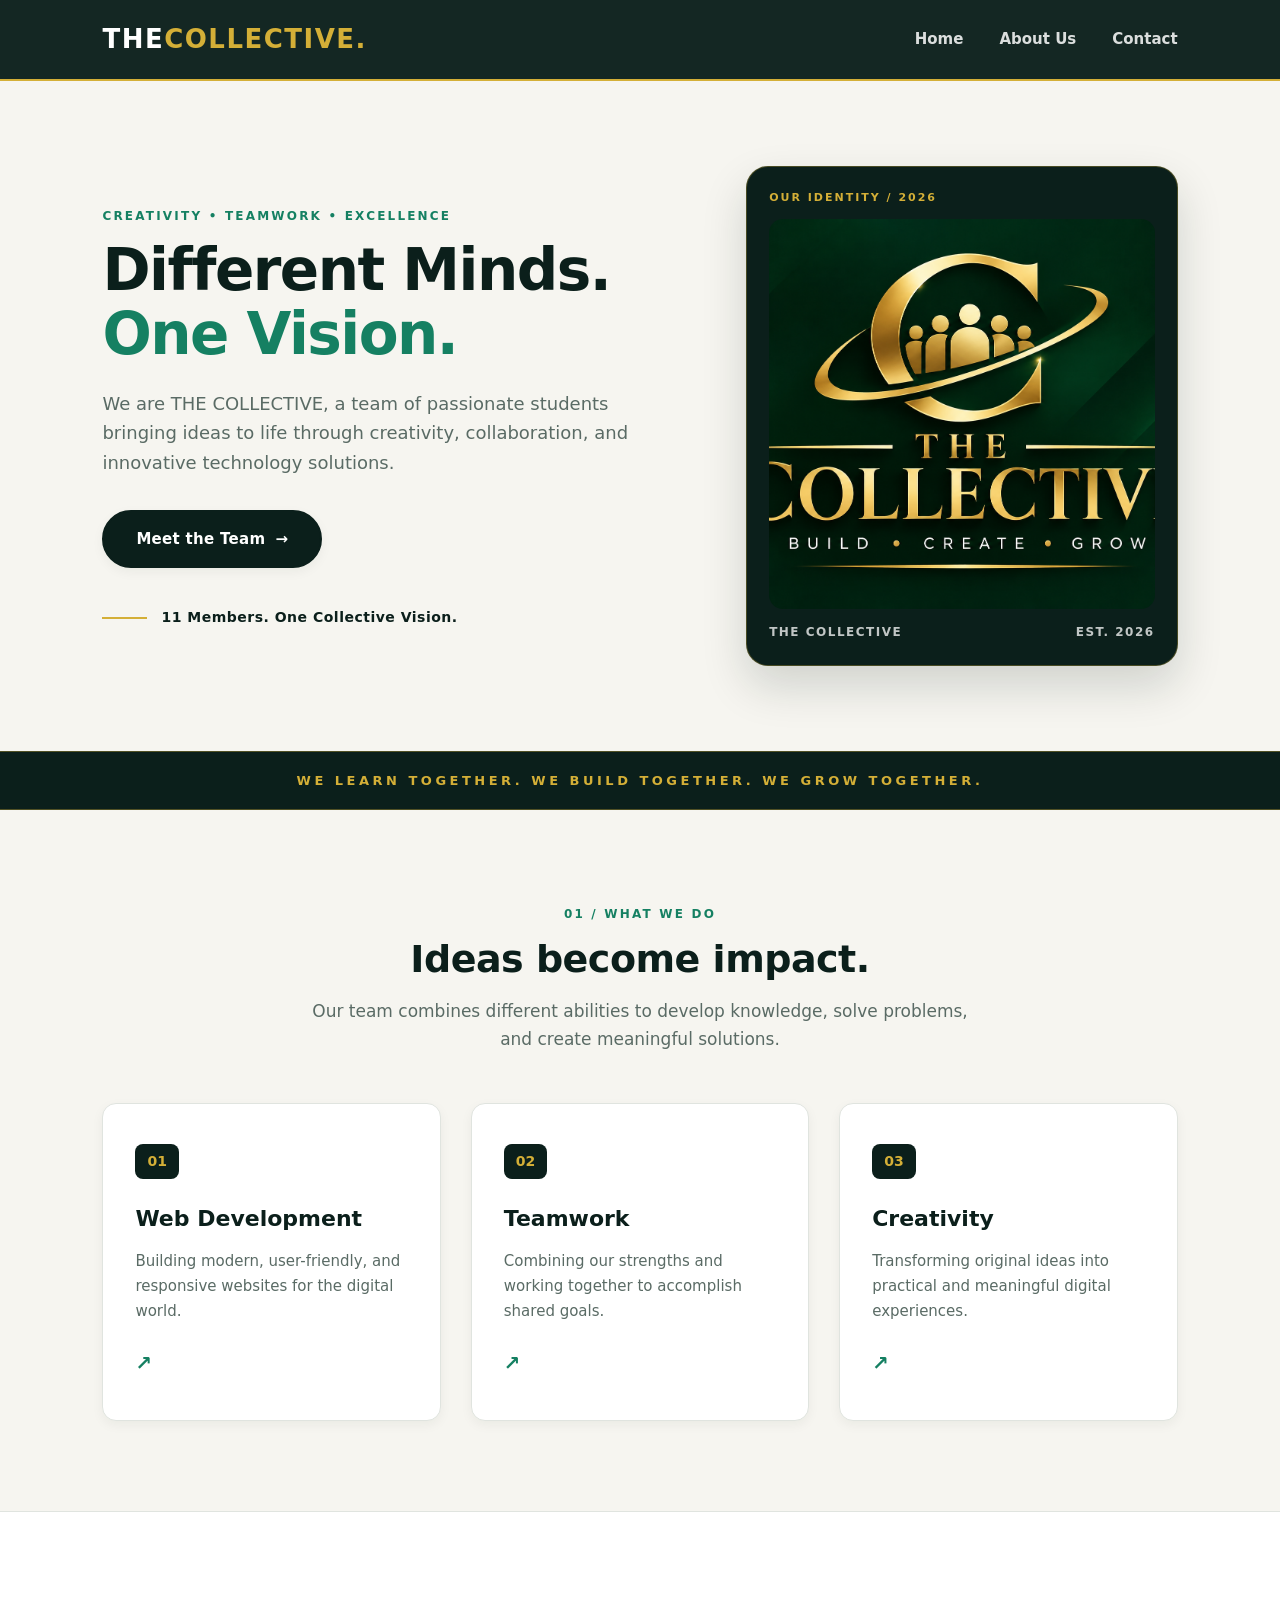
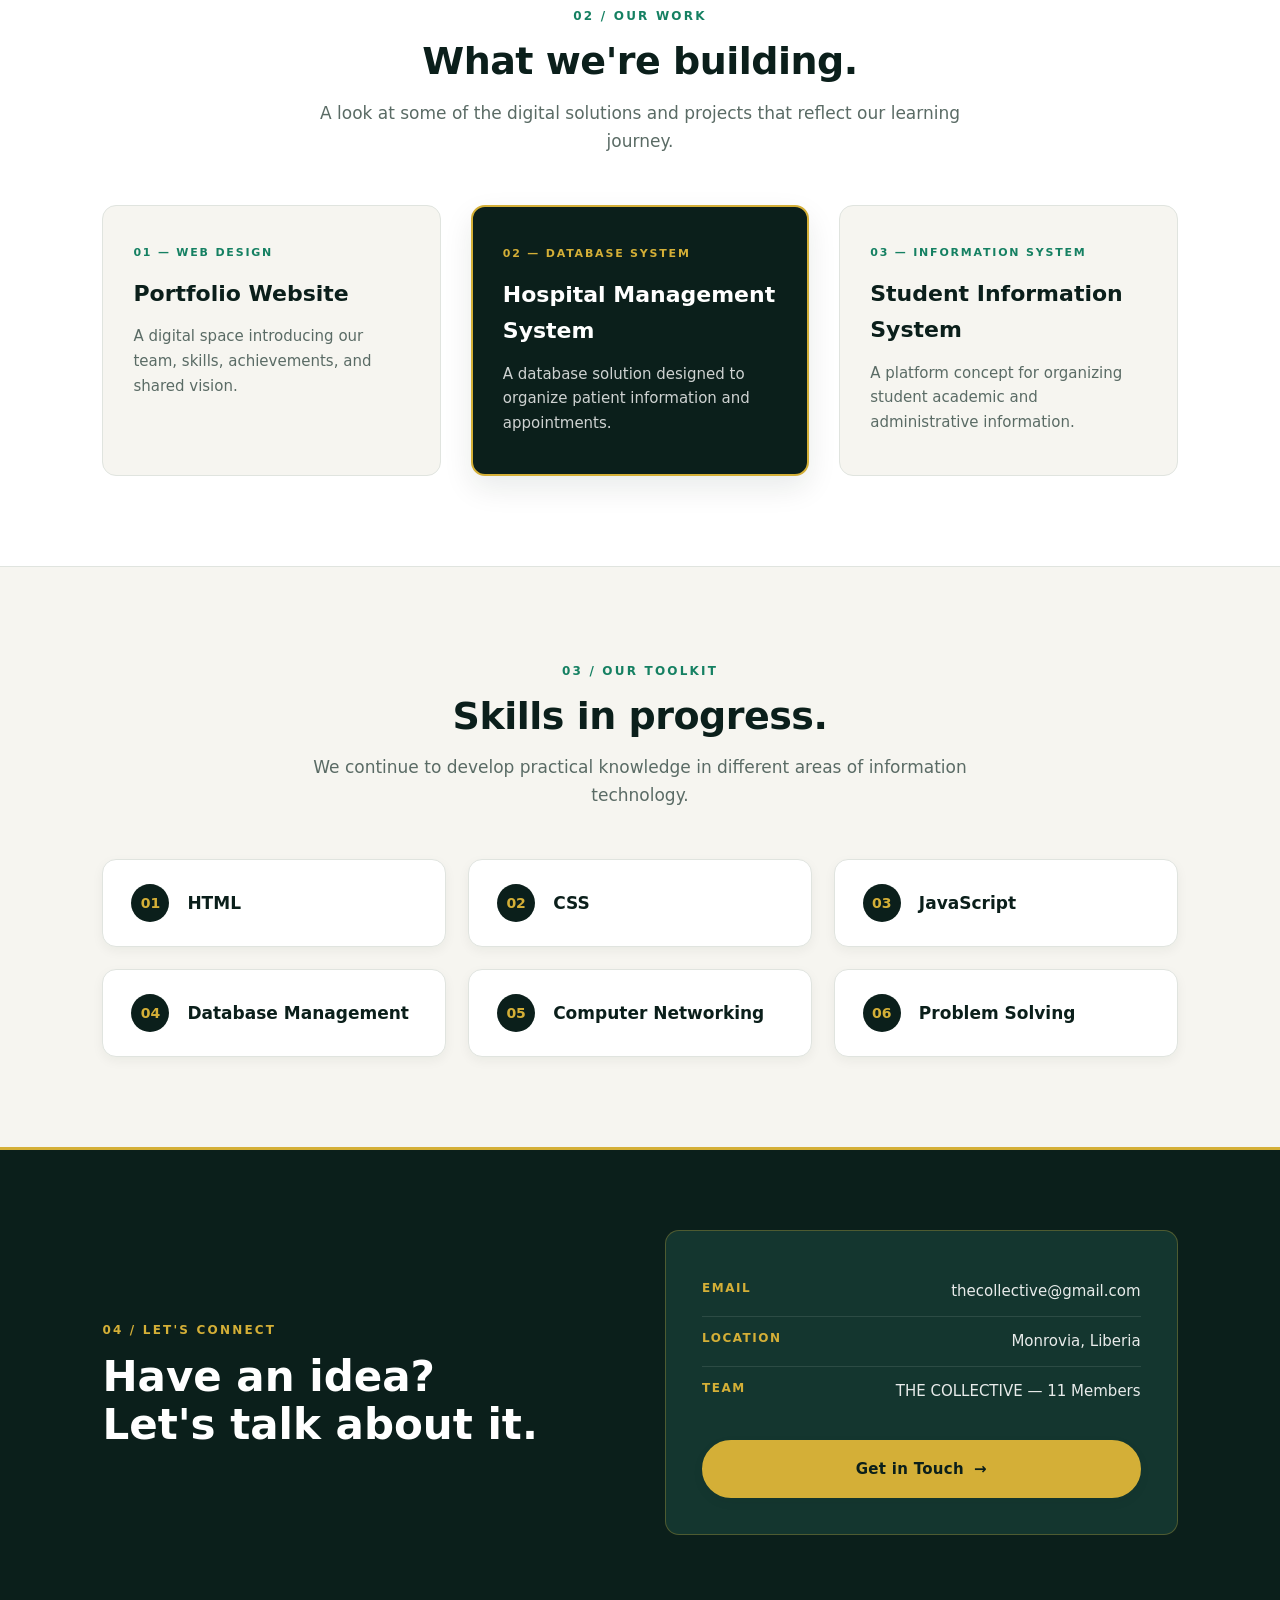
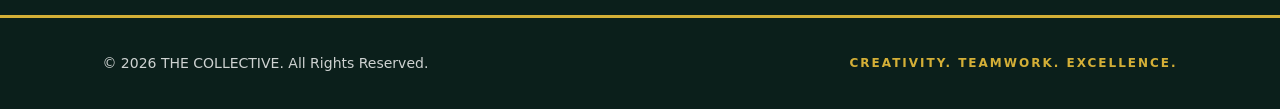
<file: index.html>
<!DOCTYPE html>
<html lang="en">
<head>
    <meta charset="UTF-8">
    <meta name="viewport" content="width=device-width, initial-scale=1.0">

    <title>THE COLLECTIVE | Group Portfolio</title>

    <link rel="stylesheet" href="css/style.css">
</head>

<body>

    <header>
        <nav class="navbar">
            <a href="index.html" class="logo">
                THE<span>COLLECTIVE.</span>
            </a>

            <ul class="nav-links">
                <li><a href="index.html">Home</a></li>
                <li><a href="about.html">About Us</a></li>
                <li><a href="contact.html">Contact</a></li>
            </ul>
        </nav>
    </header>

    <main>

        <section class="hero">
            <div class="hero-content">
                <span class="eyebrow">CREATIVITY • TEAMWORK • EXCELLENCE</span>

                <h1>
                    Different Minds.<br>
                    <span>One Vision.</span>
                </h1>

                <p>
                    We are THE COLLECTIVE, a team of passionate students
                    bringing ideas to life through creativity, collaboration,
                    and innovative technology solutions.
                </p>

                <a href="about.html" class="btn">
                    Meet the Team <span>→</span>
                </a>

                <div class="hero-note">
                    <span class="note-line"></span>
                    <p>11 Members. One Collective Vision.</p>
                </div>
            </div>

            <div class="hero-image">
                <div class="image-label">OUR IDENTITY / 2026</div>

                <img
                    src="Pictures/The Collective Gold Emblem.png"
                    alt="THE COLLECTIVE Gold Emblem"
                    id="groupPhoto"
                >

                <div class="image-caption">
                    <span>THE COLLECTIVE</span>
                    <span>EST. 2026</span>
                </div>
            </div>
        </section>

        <section class="intro-strip">
            <p>WE LEARN TOGETHER. WE BUILD TOGETHER. WE GROW TOGETHER.</p>
        </section>

        <section class="services">
            <div class="section-heading">
                <span class="eyebrow">01 / WHAT WE DO</span>
                <h2>Ideas become impact.</h2>
                <p>
                    Our team combines different abilities to develop
                    knowledge, solve problems, and create meaningful solutions.
                </p>
            </div>

            <div class="service-container">

                <div class="service-card">
                    <span class="card-number">01</span>
                    <h3>Web Development</h3>
                    <p>
                        Building modern, user-friendly, and responsive
                        websites for the digital world.
                    </p>
                    <span class="card-arrow">↗</span>
                </div>

                <div class="service-card">
                    <span class="card-number">02</span>
                    <h3>Teamwork</h3>
                    <p>
                        Combining our strengths and working together
                        to accomplish shared goals.
                    </p>
                    <span class="card-arrow">↗</span>
                </div>

                <div class="service-card">
                    <span class="card-number">03</span>
                    <h3>Creativity</h3>
                    <p>
                        Transforming original ideas into practical
                        and meaningful digital experiences.
                    </p>
                    <span class="card-arrow">↗</span>
                </div>

            </div>
        </section>

        <section class="projects">
            <div class="section-heading">
                <span class="eyebrow">02 / OUR WORK</span>
                <h2>What we're building.</h2>
                <p>
                    A look at some of the digital solutions and projects
                    that reflect our learning journey.
                </p>
            </div>

            <div class="project-container">

                <div class="project-card">
                    <span class="project-tag">01 — WEB DESIGN</span>
                    <h3>Portfolio Website</h3>
                    <p>
                        A digital space introducing our team, skills,
                        achievements, and shared vision.
                    </p>
                </div>

                <div class="project-card featured">
                    <span class="project-tag">02 — DATABASE SYSTEM</span>
                    <h3>Hospital Management System</h3>
                    <p>
                        A database solution designed to organize
                        patient information and appointments.
                    </p>
                </div>

                <div class="project-card">
                    <span class="project-tag">03 — INFORMATION SYSTEM</span>
                    <h3>Student Information System</h3>
                    <p>
                        A platform concept for organizing student
                        academic and administrative information.
                    </p>
                </div>

            </div>
        </section>

        <section class="skills">
            <div class="section-heading">
                <span class="eyebrow">03 / OUR TOOLKIT</span>
                <h2>Skills in progress.</h2>
                <p>
                    We continue to develop practical knowledge
                    in different areas of information technology.
                </p>
            </div>

            <div class="skills-container">
                <div class="skill"><span>01</span><h3>HTML</h3></div>
                <div class="skill"><span>02</span><h3>CSS</h3></div>
                <div class="skill"><span>03</span><h3>JavaScript</h3></div>
                <div class="skill"><span>04</span><h3>Database Management</h3></div>
                <div class="skill"><span>05</span><h3>Computer Networking</h3></div>
                <div class="skill"><span>06</span><h3>Problem Solving</h3></div>
            </div>
        </section>

        <section class="home-contact">
            <div>
                <span class="eyebrow">04 / LET'S CONNECT</span>
                <h2>Have an idea?<br>Let's talk about it.</h2>
            </div>

            <div class="contact-details">
                <p><strong>Email</strong> thecollective@gmail.com</p>
                <p><strong>Location</strong> Monrovia, Liberia</p>
                <p><strong>Team</strong> THE COLLECTIVE — 11 Members</p>

                <a href="contact.html" class="btn">
                    Get in Touch <span>→</span>
                </a>
            </div>
        </section>

    </main>

    <footer>
        <p>© 2026 THE COLLECTIVE. All Rights Reserved.</p>
        <p>CREATIVITY. TEAMWORK. EXCELLENCE.</p>
    </footer>

    <div id="groupModal" class="modal">
        <div class="modal-content">
            <span id="closeModal" class="close">&times;</span>

            <h2>Meet Our Group</h2>

            <p>
                We are THE COLLECTIVE, a team of passionate students
                united by creativity, teamwork, innovation, and excellence.
                Together, we learn, collaborate, and build meaningful
                technology solutions.
            </p>
        </div>
    </div>

    <script src="JavaScript/script.js"></script>

</body>
</html>
</file>
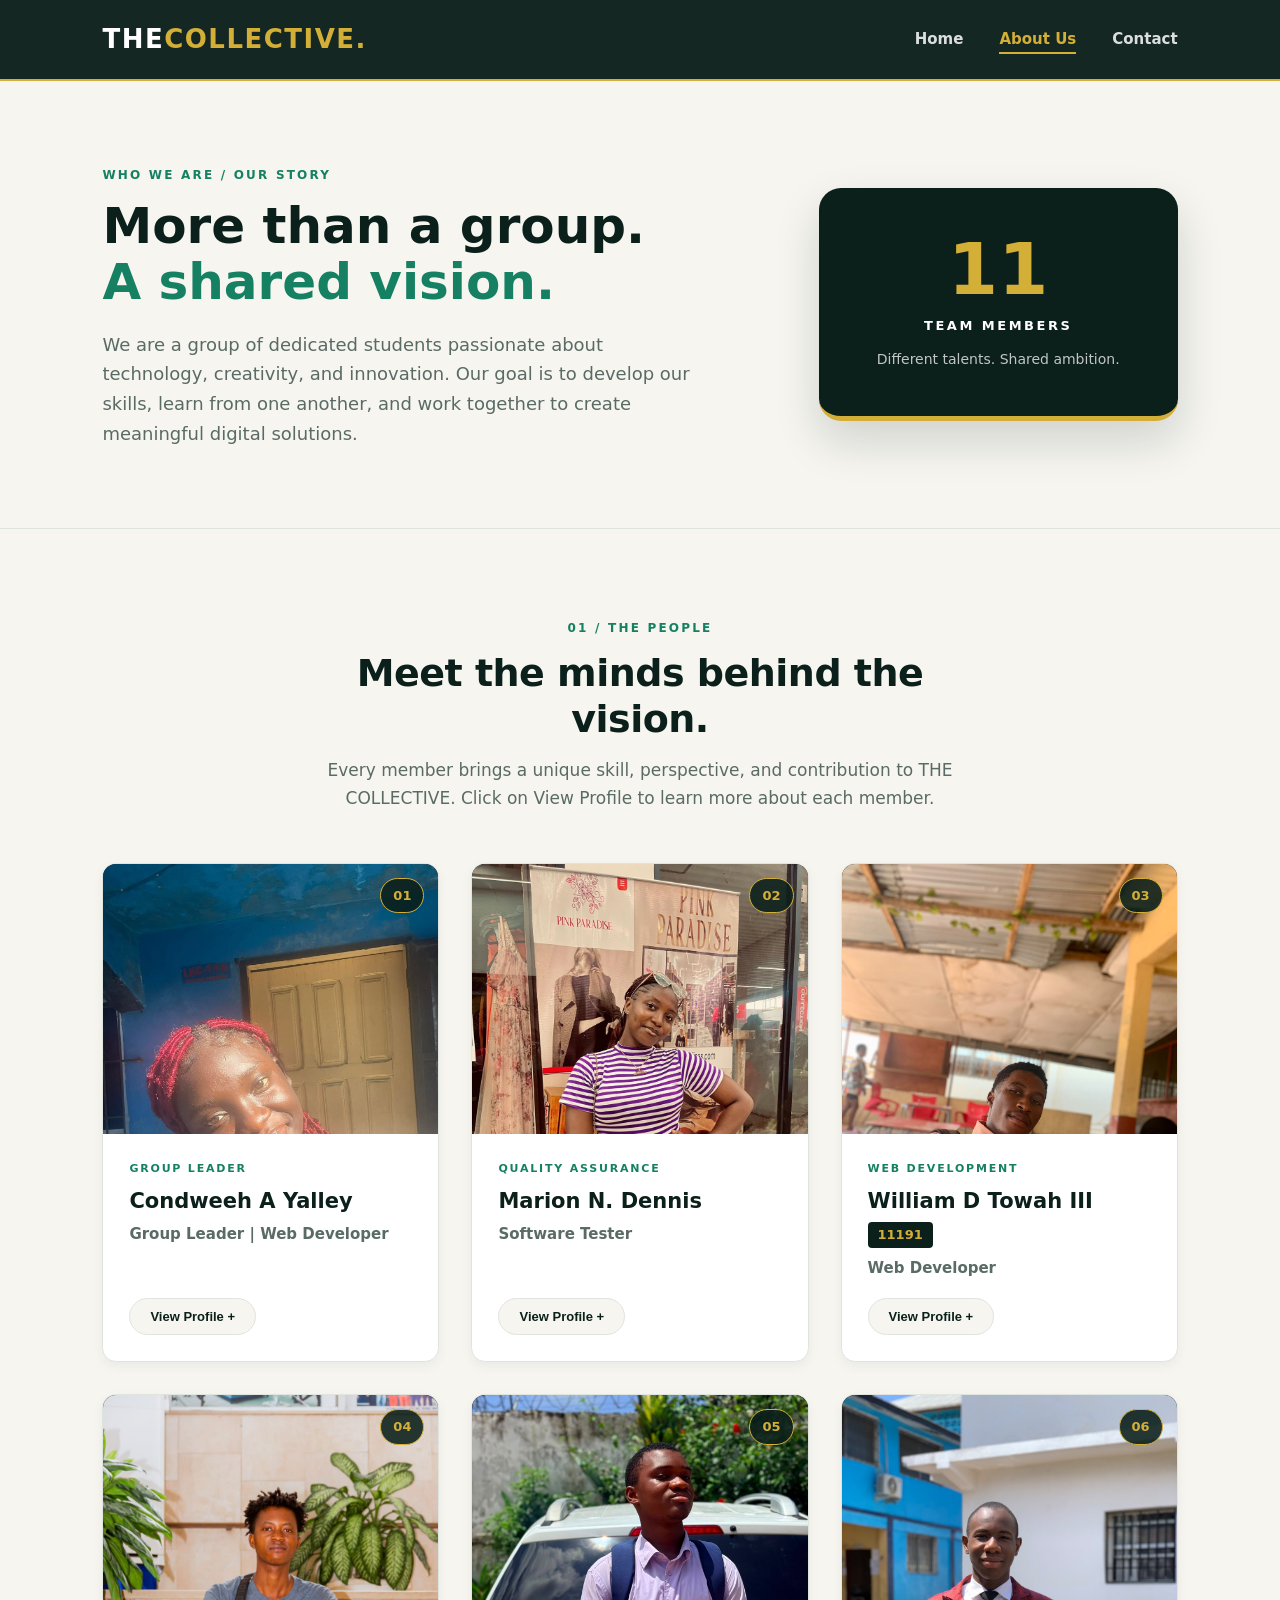
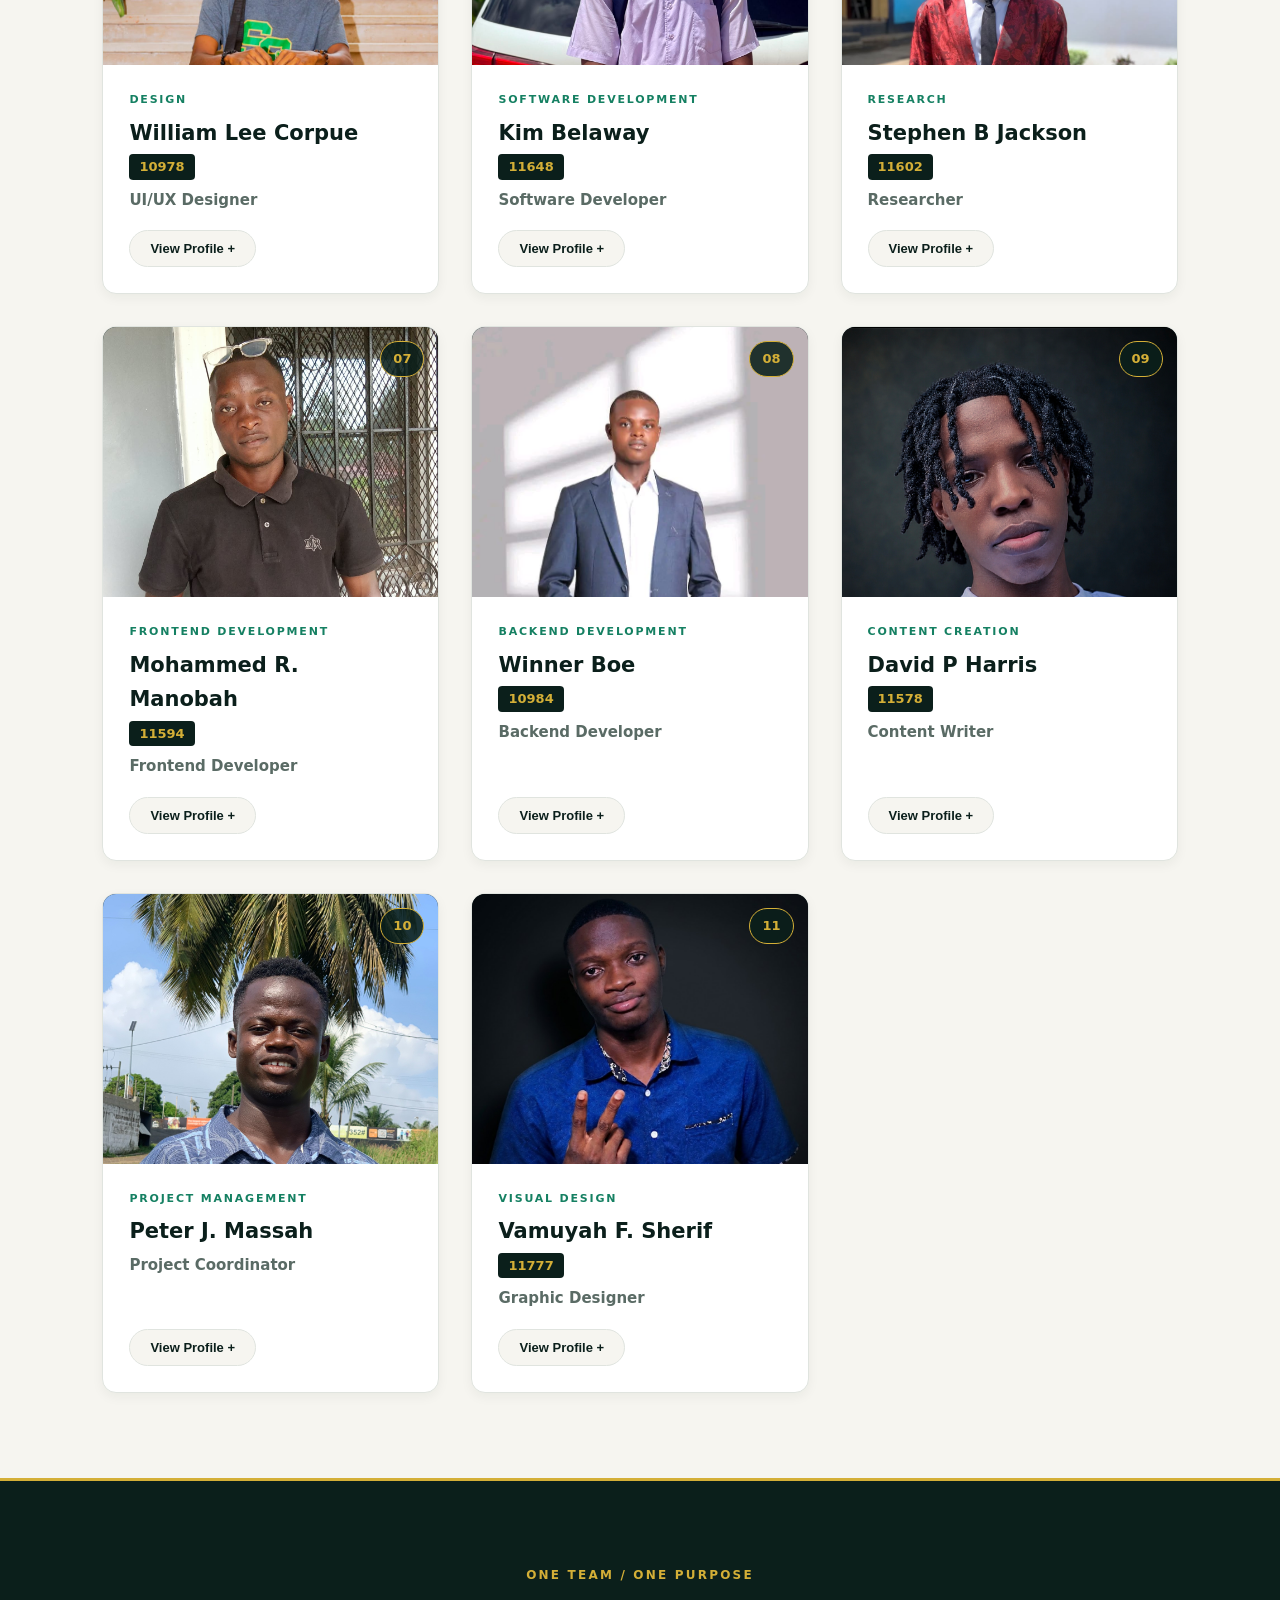
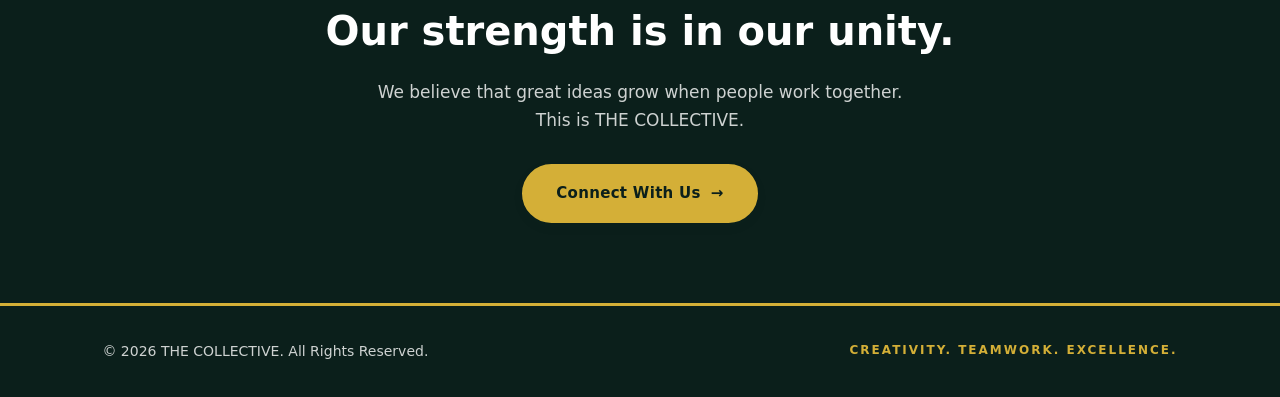
<file: about.html>
<!DOCTYPE html>
<html lang="en">

<head>
    <meta charset="UTF-8">
    <meta name="viewport" content="width=device-width, initial-scale=1.0">

    <title>THE COLLECTIVE | About Us</title>

    <link rel="stylesheet" href="css/style.css">

</head>

<body>

    <header>
        <nav class="navbar">

            <a href="index.html" class="logo">
                THE<span>COLLECTIVE.</span>
            </a>

            <ul class="nav-links">
                <li><a href="index.html">Home</a></li>
                <li><a href="about.html" class="active">About Us</a></li>
                <li><a href="contact.html">Contact</a></li>
            </ul>

        </nav>
    </header>


    <main>

        <section class="about-hero">

            <div class="about-hero-content">

                <span class="eyebrow">WHO WE ARE / OUR STORY</span>

                <h1>
                    More than a group.<br>
                    <span>A shared vision.</span>
                </h1>

                <p>
                    We are a group of dedicated students passionate about
                    technology, creativity, and innovation. Our goal is to
                    develop our skills, learn from one another, and work
                    together to create meaningful digital solutions.
                </p>

            </div>

            <div class="about-highlight">

                <span class="highlight-number">11</span>

                <span class="highlight-label">TEAM MEMBERS</span>

                <p>Different talents. Shared ambition.</p>

            </div>

        </section>

        <section class="members">

            <div class="section-heading">

                <span class="eyebrow">01 / THE PEOPLE</span>

                <h2>Meet the minds behind the vision.</h2>

                <p>
                    Every member brings a unique skill, perspective,
                    and contribution to THE COLLECTIVE.
                    Click on View Profile to learn more about each member.
                </p>

            </div>


            <div class="member-container">

                <div class="member-card">

                    <div class="member-image">

                        <img src="Pictures/Image 6.jpeg" alt="Condweeh A Yalley">

                        <span class="member-number">01</span>

                    </div>

                    <div class="member-info">

                        <span class="member-role">GROUP LEADER</span>

                        <h3>Condweeh A Yalley</h3>

                        <p class="member-position">
                            Group Leader | Web Developer
                        </p>

                        <button type="button" class="profile-toggle">
                            View Profile +
                        </button>

                        <div class="member-details">

                            <p>
                                Leads the team, coordinates activities,
                                and ensures that project objectives are achieved.
                            </p>

                            <p>
                                <strong>Skills:</strong>
                                Leadership, HTML, CSS, Teamwork
                            </p>

                        </div>

                    </div>

                </div>

                <div class="member-card">

                    <div class="member-image">

                        <img src="Pictures/Image 7.jpeg" alt="Marion N. Dennis">

                        <span class="member-number">02</span>

                    </div>

                    <div class="member-info">

                        <span class="member-role">QUALITY ASSURANCE</span>

                        <h3>Marion N. Dennis</h3>

                        <p class="member-position">
                            Software Tester
                        </p>

                        <button type="button" class="profile-toggle">
                            View Profile +
                        </button>

                        <div class="member-details">

                            <p>
                                Tests website features, identifies errors,
                                and helps ensure that the project works correctly.
                            </p>

                            <p>
                                <strong>Skills:</strong>
                                Testing, Debugging, Attention to Detail
                            </p>

                        </div>

                    </div>

                </div>


                <div class="member-card">

                    <div class="member-image">

                        <img src="Pictures/Image 8.jpeg" alt="William D Towah III">

                        <span class="member-number">03</span>

                    </div>

                    <div class="member-info">

                        <span class="member-role">WEB DEVELOPMENT</span>

                        <h3>William D Towah III</h3>

                        <h4>11191</h4>

                        <p class="member-position">
                            Web Developer
                        </p>

                        <button type="button" class="profile-toggle">
                            View Profile +
                        </button>

                        <div class="member-details">

                            <p>
                                An IT student passionate about web development,
                                technology, and entrepreneurship.
                            </p>

                            <p>
                                <strong>Skills:</strong>
                                HTML, CSS, JavaScript
                            </p>

                        </div>

                    </div>

                </div>

                <div class="member-card">

                    <div class="member-image">

                        <img src="Pictures/Image 2.jpeg" alt="William Lee Corpue">

                        <span class="member-number">04</span>

                    </div>

                    <div class="member-info">

                        <span class="member-role">DESIGN</span>

                        <h3>William Lee Corpue</h3>

                        <h4>10978</h4>

                        <p class="member-position">
                            UI/UX Designer
                        </p>

                        <button type="button" class="profile-toggle">
                            View Profile +
                        </button>

                        <div class="member-details">

                            <p>
                                Interested in creating attractive and
                                user-friendly digital experiences.
                            </p>

                            <p>
                                <strong>Skills:</strong>
                                Design, Creativity, UI/UX
                            </p>

                        </div>

                    </div>

                </div>

                <div class="member-card">

                    <div class="member-image">

                        <img src="Pictures/Image 1.jpeg" alt="Kim Belaway">

                        <span class="member-number">05</span>

                    </div>

                    <div class="member-info">

                        <span class="member-role">SOFTWARE DEVELOPMENT</span>

                        <h3>Kim Belaway</h3>

                        <h4>11648</h4>

                        <p class="member-position">
                            Software Developer
                        </p>

                        <button type="button" class="profile-toggle">
                            View Profile +
                        </button>

                        <div class="member-details">

                            <p>
                                Passionate about solving problems through
                                technology and software development.
                            </p>

                            <p>
                                <strong>Skills:</strong>
                                Programming, Problem Solving
                            </p>

                        </div>

                    </div>

                </div>


                <div class="member-card">

                    <div class="member-image">

                        <img src="Pictures/Image 3.jpeg" alt="Stephen B Jackson">

                        <span class="member-number">06</span>

                    </div>

                    <div class="member-info">

                        <span class="member-role">RESEARCH</span>

                        <h3>Stephen B Jackson</h3>

                        <h4>11602</h4>

                        <p class="member-position">
                            Researcher
                        </p>

                        <button type="button" class="profile-toggle">
                            View Profile +
                        </button>

                        <div class="member-details">

                            <p>
                                Conducts research, gathers relevant information,
                                and provides useful materials to support
                                the team's projects.
                            </p>

                            <p>
                                <strong>Skills:</strong>
                                Research, Communication, Critical Thinking
                            </p>

                        </div>

                    </div>

                </div>


                <div class="member-card">

                    <div class="member-image">

                        <img src="Pictures/Image 5.jpeg" alt="Mohammed R. Manobah">

                        <span class="member-number">07</span>

                    </div>

                    <div class="member-info">

                        <span class="member-role">FRONTEND DEVELOPMENT</span>

                        <h3>Mohammed R. Manobah</h3>

                        <h4> 11594</h4>

                        <p class="member-position">
                            Frontend Developer
                        </p>

                        <button type="button" class="profile-toggle">
                            View Profile +
                        </button>

                        <div class="member-details">

                            <p>
                                Develops the visual parts of websites and ensures
                                that users have a smooth browsing experience.
                            </p>

                            <p>
                                <strong>Skills:</strong>
                                HTML, CSS, JavaScript, Responsive Design
                            </p>

                        </div>

                    </div>

                </div>

                <div class="member-card">

                    <div class="member-image">

                        <img src="Pictures/Image 4.jpeg" alt="Winner Boe">

                        <span class="member-number">08</span>

                    </div>

                    <div class="member-info">

                        <span class="member-role">BACKEND DEVELOPMENT</span>

                        <h3>Winner Boe</h3>
                        <h4>10984</h4>

                        <p class="member-position">
                            Backend Developer
                        </p>

                        <button type="button" class="profile-toggle">
                            View Profile +
                        </button>

                        <div class="member-details">

                            <p>
                                Works on website functionality, server-side
                                operations, and data management.
                            </p>

                            <p>
                                <strong>Skills:</strong>
                                Programming, Database Management, Problem Solving
                            </p>

                        </div>

                    </div>

                </div>

                <div class="member-card">

                    <div class="member-image">

                        <img src="Pictures/Image 9.jpeg" alt="David P Harris">

                        <span class="member-number">09</span>

                    </div>

                    <div class="member-info">

                        <span class="member-role">CONTENT CREATION</span>

                        <h3>David P Harris</h3>

                        <h4>11578</h4>

                        <p class="member-position">
                            Content Writer
                        </p>

                        <button type="button" class="profile-toggle">
                            View Profile +
                        </button>

                        <div class="member-details">

                            <p>
                                Creates clear, engaging, and informative content
                                for the group's website and projects.
                            </p>

                            <p>
                                <strong>Skills:</strong>
                                Writing, Editing, Communication
                            </p>

                        </div>

                    </div>

                </div>

                <div class="member-card">

                    <div class="member-image">

                        <img src="Pictures/Image 10.jpeg" alt="Peter J. Massah">

                        <span class="member-number">10</span>

                    </div>

                    <div class="member-info">

                        <span class="member-role">PROJECT MANAGEMENT</span>

                        <h3>Peter J. Massah</h3>

                        <p class="member-position">
                            Project Coordinator
                        </p>

                        <button type="button" class="profile-toggle">
                            View Profile +
                        </button>

                        <div class="member-details">

                            <p>
                                Organizes project activities, monitors progress,
                                and helps team members complete assigned tasks.
                            </p>

                            <p>
                                <strong>Skills:</strong>
                                Organization, Planning, Teamwork
                            </p>

                        </div>

                    </div>

                </div>

              <div class="member-card">

                    <div class="member-image">

                        <img src="Pictures/Image 11.jpeg" alt="Vamuyah F. Sherif">

                        <span class="member-number">11</span>

                    </div>

                    <div class="member-info">

                        <span class="member-role">VISUAL DESIGN</span>

                        <h3>Vamuyah F. Sherif</h3>

                        <h4>11777</h4>

                        <p class="member-position">
                            Graphic Designer
                        </p>

                        <button type="button" class="profile-toggle">
                            View Profile +
                        </button>

                        <div class="member-details">

                            <p>
                                Creates visual designs, graphics, and creative
                                elements that improve the appearance of projects.
                            </p>

                            <p>
                                <strong>Skills:</strong>
                                Graphic Design, Creativity, Visual Communication
                            </p>

                        </div>

                    </div>

                </div>


            </div>

        </section>


        <section class="about-ending">

            <span class="eyebrow">ONE TEAM / ONE PURPOSE</span>

            <h2>Our strength is in our unity.</h2>

            <p>
                We believe that great ideas grow when people work together.
                This is THE COLLECTIVE.
            </p>

            <a href="contact.html" class="btn">
                Connect With Us <span>→</span>
            </a>

        </section>

    </main>


    <footer>

        <p>© 2026 THE COLLECTIVE. All Rights Reserved.</p>

        <p>CREATIVITY. TEAMWORK. EXCELLENCE.</p>

    </footer>

    <script>

        document.querySelectorAll(".member-card").forEach(function(card) {

            const button = card.querySelector(".profile-toggle");
            const details = card.querySelector(".member-details");

            button.addEventListener("click", function() {

                details.classList.toggle("show");

                if (details.classList.contains("show")) {

                    button.textContent = "Hide Profile −";

                } else {

                    button.textContent = "View Profile +";

                }

            });

        });

    </script>


</body>
</html>
</file>
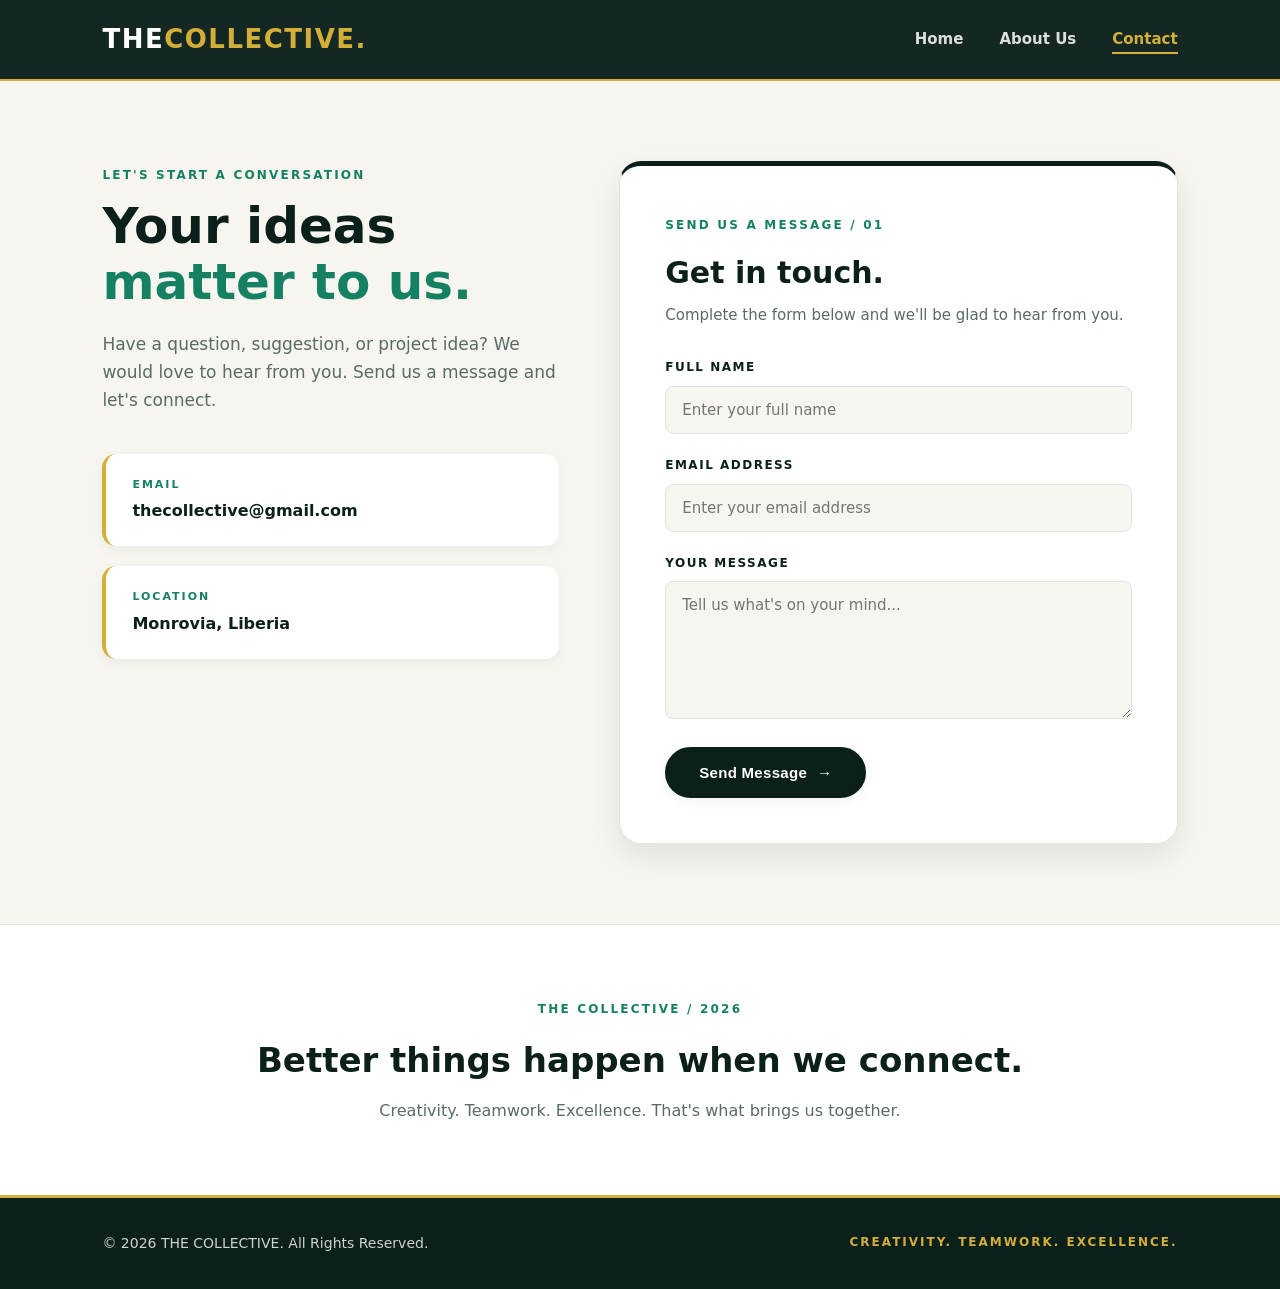
<file: contact.html>
<!DOCTYPE html>
<html lang="en">

<head>
    <meta charset="UTF-8">
    <meta name="viewport" content="width=device-width, initial-scale=1.0">

    <title>THE COLLECTIVE | Contact</title>

    <link rel="stylesheet" href="css/style.css">
</head>

<body>

    <header>
        <nav class="navbar">

            <a href="index.html" class="logo">
                THE<span>COLLECTIVE.</span>
            </a>

            <ul class="nav-links">
                <li><a href="index.html">Home</a></li>
                <li><a href="about.html">About Us</a></li>
                <li><a href="contact.html" class="active">Contact</a></li>
            </ul>

        </nav>
    </header>


    <main>

        <section class="contact-hero">

            <div class="contact-intro">
                <span class="eyebrow">LET'S START A CONVERSATION</span>

                <h1>
                    Your ideas<br>
                    <span>matter to us.</span>
                </h1>

                <p>
                    Have a question, suggestion, or project idea?
                    We would love to hear from you. Send us a message
                    and let's connect.
                </p>

                <div class="contact-mini-info">
                    <div>
                        <span class="info-label">EMAIL</span>
                        <p>thecollective@gmail.com</p>
                    </div>

                    <div>
                        <span class="info-label">LOCATION</span>
                        <p>Monrovia, Liberia</p>
                    </div>
                </div>

            </div>


            <div class="contact-form-area">

                <div class="form-heading">
                    <span class="eyebrow">SEND US A MESSAGE / 01</span>
                    <h2>Get in touch.</h2>
                    <p>Complete the form below and we'll be glad to hear from you.</p>
                </div>


                <form id="contactForm">

                    <div class="form-group">
                        <label for="name">FULL NAME</label>

                        <input
                            type="text"
                            id="name"
                            placeholder="Enter your full name"
                            required
                        >
                    </div>


                    <div class="form-group">
                        <label for="email">EMAIL ADDRESS</label>

                        <input
                            type="email"
                            id="email"
                            placeholder="Enter your email address"
                            required
                        >
                    </div>


                    <div class="form-group">
                        <label for="message">YOUR MESSAGE</label>

                        <textarea
                            id="message"
                            rows="6"
                            placeholder="Tell us what's on your mind..."
                            required
                        ></textarea>
                    </div>


                    <button type="submit" class="btn">
                        Send Message <span>→</span>
                    </button>

                </form>

            </div>

        </section>


        <section class="contact-bottom">

            <span class="eyebrow">THE COLLECTIVE / 2026</span>

            <h2>Better things happen when we connect.</h2>

            <p>
                Creativity. Teamwork. Excellence.
                That's what brings us together.
            </p>

        </section>

    </main>


    <footer>
        <p>© 2026 THE COLLECTIVE. All Rights Reserved.</p>
        <p>CREATIVITY. TEAMWORK. EXCELLENCE.</p>
    </footer>


    <div id="confirmModal" class="modal">

        <div class="modal-content">

            <span id="closeConfirmModal" class="close">&times;</span>

            <span class="eyebrow">MESSAGE CONFIRMATION</span>

            <h2>One last step.</h2>

            <p>
                Are you sure you want to submit this form?
            </p>

            <div class="modal-buttons">

                <button
                    type="button"
                    id="confirmSubmit"
                    class="btn"
                >
                    Yes, Submit
                </button>

                <button
                    type="button"
                    id="cancelSubmit"
                    class="btn cancel-btn"
                >
                    Go Back
                </button>

            </div>

        </div>

    </div>


    <script src="JavaScript/script.js"></script>

</body>
</html>
</file>
<file: css/style.css>
:root {
    --primary: #0B1F1B;
    --primary-light: #14362F;
    --secondary: #158062;
    --gold: #D4AF37;
    --gold-soft: #F3E5AB;
    --bg: #F6F5F0;
    --surface: #FFFFFF;
    --text: #182622;
    --muted: #5A6B65;
    --border: #E0E4DF;
    --shadow-sm: 0 4px 12px rgba(11, 31, 27, 0.05);
    --shadow-md: 0 12px 30px rgba(11, 31, 27, 0.09);
    --shadow-lg: 0 20px 45px rgba(11, 31, 27, 0.16);
    --radius-sm: 8px;
    --radius-md: 14px;
    --radius-lg: 22px;
}

* {
    margin: 0;
    padding: 0;
    box-sizing: border-box;
}

html {
    scroll-behavior: smooth;
}

body {
    font-family: "Inter", "Segoe UI", system-ui, -apple-system, sans-serif;
    background-color: var(--bg);
    color: var(--text);
    line-height: 1.65;
    overflow-x: hidden;
}

.eyebrow {
    display: inline-block;
    font-size: 12px;
    font-weight: 800;
    letter-spacing: 2.2px;
    text-transform: uppercase;
    color: var(--secondary);
    margin-bottom: 12px;
}

.section-heading {
    max-width: 680px;
    margin: 0 auto 50px;
    text-align: center;
}

.section-heading h2 {
    font-size: 38px;
    font-weight: 800;
    color: var(--primary);
    line-height: 1.2;
    letter-spacing: -0.5px;
    margin-bottom: 14px;
}

.section-heading p {
    font-size: 17px;
    color: var(--muted);
}

.btn {
    display: inline-flex;
    align-items: center;
    justify-content: center;
    gap: 10px;
    background: var(--primary);
    color: var(--surface);
    padding: 15px 32px;
    font-size: 15px;
    font-weight: 700;
    letter-spacing: 0.3px;
    text-decoration: none;
    border: 2px solid var(--primary);
    border-radius: 50px;
    cursor: pointer;
    box-shadow: var(--shadow-sm);
    transition: all 0.3s cubic-bezier(0.25, 0.8, 0.25, 1);
}

.btn span {
    transition: transform 0.3s ease;
}

.btn:hover {
    background: var(--secondary);
    border-color: var(--secondary);
    transform: translateY(-3px);
    box-shadow: var(--shadow-md);
}

.btn:hover span {
    transform: translateX(4px);
}

header {
    position: sticky;
    top: 0;
    z-index: 900;
    background: rgba(11, 31, 27, 0.96);
    backdrop-filter: blur(10px);
    padding: 18px 8%;
    border-bottom: 2px solid var(--gold);
}

.navbar {
    display: flex;
    justify-content: space-between;
    align-items: center;
    max-width: 1320px;
    margin: 0 auto;
}

.logo {
    color: var(--surface);
    font-size: 26px;
    font-weight: 900;
    letter-spacing: 1.5px;
    text-decoration: none;
}

.logo span {
    color: var(--gold);
}

.nav-links {
    display: flex;
    align-items: center;
    list-style: none;
    gap: 36px;
}

.nav-links a {
    position: relative;
    text-decoration: none;
    color: rgba(255, 255, 255, 0.85);
    font-size: 15px;
    font-weight: 600;
    padding: 6px 0;
    transition: color 0.3s ease;
}

.nav-links a::after {
    content: "";
    position: absolute;
    bottom: 0;
    left: 0;
    width: 0;
    height: 2px;
    background: var(--gold);
    transition: width 0.3s ease;
}

.nav-links a:hover,
.nav-links a.active {
    color: var(--gold);
}

.nav-links a:hover::after,
.nav-links a.active::after {
    width: 100%;
}

.hero {
    padding: 85px 8%;
    display: grid;
    grid-template-columns: 1.15fr 0.85fr;
    align-items: center;
    gap: 60px;
    max-width: 1440px;
    margin: 0 auto;
}

.hero-content h1 {
    font-size: 58px;
    font-weight: 900;
    line-height: 1.1;
    color: var(--primary);
    letter-spacing: -1.5px;
    margin-bottom: 22px;
}

.hero-content h1 span {
    color: var(--secondary);
}

.hero-content > p {
    font-size: 18px;
    color: var(--muted);
    max-width: 540px;
    margin-bottom: 32px;
}

.hero-note {
    display: flex;
    align-items: center;
    gap: 14px;
    margin-top: 38px;
}

.note-line {
    width: 45px;
    height: 2px;
    background: var(--gold);
}

.hero-note p {
    font-size: 14px;
    font-weight: 700;
    color: var(--primary);
    letter-spacing: 0.5px;
}

.hero-image {
    position: relative;
    background: var(--primary);
    padding: 22px;
    border-radius: var(--radius-lg);
    box-shadow: var(--shadow-lg);
    border: 1px solid rgba(212, 175, 55, 0.3);
}

.image-label {
    font-size: 11px;
    font-weight: 800;
    letter-spacing: 2px;
    color: var(--gold);
    margin-bottom: 12px;
}

.hero-image img {
    width: 100%;
    height: 390px;
    object-fit: cover;
    border-radius: var(--radius-md);
    display: block;
    cursor: pointer;
    transition: transform 0.45s ease, filter 0.3s ease;
}

.hero-image img:hover {
    transform: scale(1.02);
    filter: brightness(1.06);
}

.image-caption {
    display: flex;
    justify-content: space-between;
    margin-top: 14px;
    font-size: 12px;
    font-weight: 700;
    letter-spacing: 1.5px;
    color: rgba(255, 255, 255, 0.75);
}

.intro-strip {
    background: var(--primary);
    color: var(--gold);
    text-align: center;
    padding: 18px 5%;
    border-top: 1px solid rgba(212, 175, 55, 0.35);
    border-bottom: 1px solid rgba(212, 175, 55, 0.35);
}

.intro-strip p {
    font-size: 13px;
    font-weight: 800;
    letter-spacing: 3.5px;
}

.services {
    padding: 90px 8%;
    max-width: 1440px;
    margin: 0 auto;
}

.service-container {
    display: grid;
    grid-template-columns: repeat(3, 1fr);
    gap: 30px;
}

.service-card {
    position: relative;
    background: var(--surface);
    padding: 40px 32px;
    border-radius: var(--radius-md);
    border: 1px solid var(--border);
    box-shadow: var(--shadow-sm);
    transition: all 0.35s ease;
}

.service-card:hover {
    transform: translateY(-8px);
    border-color: var(--gold);
    box-shadow: var(--shadow-md);
}

.card-number {
    display: inline-block;
    font-size: 14px;
    font-weight: 900;
    color: var(--gold);
    background: var(--primary);
    padding: 6px 12px;
    border-radius: var(--radius-sm);
    margin-bottom: 22px;
}

.service-card h3 {
    font-size: 22px;
    font-weight: 800;
    color: var(--primary);
    margin-bottom: 12px;
}

.service-card p {
    color: var(--muted);
    font-size: 15px;
    margin-bottom: 24px;
}

.card-arrow {
    font-size: 20px;
    font-weight: 700;
    color: var(--secondary);
    transition: transform 0.3s ease;
    display: inline-block;
}

.service-card:hover .card-arrow {
    transform: translate(4px, -4px);
    color: var(--gold);
}

.projects {
    padding: 90px 8%;
    background: var(--surface);
    border-top: 1px solid var(--border);
    border-bottom: 1px solid var(--border);
}

.project-container {
    display: grid;
    grid-template-columns: repeat(3, 1fr);
    gap: 30px;
    max-width: 1320px;
    margin: 0 auto;
}

.project-card {
    background: var(--bg);
    padding: 38px 30px;
    border-radius: var(--radius-md);
    border: 1px solid var(--border);
    transition: all 0.35s ease;
}

.project-card:hover {
    transform: translateY(-6px);
    box-shadow: var(--shadow-md);
}

.project-card.featured {
    background: var(--primary);
    color: var(--surface);
    border: 2px solid var(--gold);
    box-shadow: var(--shadow-md);
}

.project-tag {
    display: block;
    font-size: 11px;
    font-weight: 800;
    letter-spacing: 1.8px;
    color: var(--secondary);
    margin-bottom: 14px;
}

.project-card.featured .project-tag {
    color: var(--gold);
}

.project-card h3 {
    font-size: 22px;
    font-weight: 800;
    color: var(--primary);
    margin-bottom: 12px;
}

.project-card.featured h3 {
    color: var(--surface);
}

.project-card p {
    font-size: 15px;
    color: var(--muted);
}

.project-card.featured p {
    color: rgba(255, 255, 255, 0.8);
}

.skills {
    padding: 90px 8%;
    max-width: 1440px;
    margin: 0 auto;
}

.skills-container {
    display: grid;
    grid-template-columns: repeat(3, 1fr);
    gap: 22px;
}

.skill {
    display: flex;
    align-items: center;
    gap: 18px;
    background: var(--surface);
    padding: 24px 28px;
    border-radius: var(--radius-md);
    border: 1px solid var(--border);
    box-shadow: var(--shadow-sm);
    transition: all 0.3s ease;
}

.skill span {
    font-size: 14px;
    font-weight: 900;
    color: var(--gold);
    background: var(--primary);
    width: 38px;
    height: 38px;
    display: flex;
    align-items: center;
    justify-content: center;
    border-radius: 50%;
    flex-shrink: 0;
}

.skill h3 {
    font-size: 17px;
    font-weight: 700;
    color: var(--primary);
}

.skill:hover {
    background: var(--primary);
    border-color: var(--gold);
    transform: translateY(-4px);
}

.skill:hover span {
    background: var(--gold);
    color: var(--primary);
}

.skill:hover h3 {
    color: var(--surface);
}

.home-contact {
    background: var(--primary);
    color: var(--surface);
    padding: 80px 8%;
    display: grid;
    grid-template-columns: 1fr 1fr;
    align-items: center;
    gap: 50px;
    border-top: 3px solid var(--gold);
}

.home-contact .eyebrow {
    color: var(--gold);
}

.home-contact h2 {
    font-size: 42px;
    font-weight: 900;
    line-height: 1.15;
    color: var(--surface);
}

.contact-details {
    background: var(--primary-light);
    padding: 36px;
    border-radius: var(--radius-md);
    border: 1px solid rgba(212, 175, 55, 0.3);
}

.contact-details p {
    display: flex;
    justify-content: space-between;
    padding: 12px 0;
    border-bottom: 1px solid rgba(255, 255, 255, 0.1);
    font-size: 15px;
    color: rgba(255, 255, 255, 0.9);
}

.contact-details p:last-of-type {
    border-bottom: none;
    margin-bottom: 24px;
}

.contact-details strong {
    color: var(--gold);
    text-transform: uppercase;
    font-size: 12px;
    letter-spacing: 1.5px;
}

.contact-details .btn {
    background: var(--gold);
    color: var(--primary);
    border-color: var(--gold);
    width: 100%;
}

.contact-details .btn:hover {
    background: var(--surface);
    border-color: var(--surface);
}

.about-hero {
    padding: 80px 8%;
    display: grid;
    grid-template-columns: 1.3fr 0.7fr;
    align-items: center;
    gap: 50px;
    max-width: 1440px;
    margin: 0 auto;
    border-bottom: 1px solid var(--border);
}

.about-hero-content h1 {
    font-size: 50px;
    font-weight: 900;
    line-height: 1.12;
    color: var(--primary);
    margin-bottom: 20px;
}

.about-hero-content h1 span {
    color: var(--secondary);
}

.about-hero-content p {
    font-size: 18px;
    color: var(--muted);
    max-width: 600px;
}

.about-highlight {
    background: var(--primary);
    color: var(--surface);
    padding: 45px 35px;
    border-radius: var(--radius-lg);
    text-align: center;
    border-bottom: 5px solid var(--gold);
    box-shadow: var(--shadow-lg);
}

.highlight-number {
    display: block;
    font-size: 72px;
    font-weight: 900;
    line-height: 1;
    color: var(--gold);
    margin-bottom: 10px;
}

.highlight-label {
    display: block;
    font-size: 13px;
    font-weight: 800;
    letter-spacing: 2.5px;
    margin-bottom: 12px;
}

.about-highlight p {
    font-size: 14px;
    color: rgba(255, 255, 255, 0.75);
}

.members {
    padding: 85px 8%;
    max-width: 1440px;
    margin: 0 auto;
}

.member-container {
    display: grid;
    grid-template-columns: repeat(3, 1fr);
    gap: 32px;
}

.member-card {
    background: var(--surface);
    border-radius: var(--radius-md);
    border: 1px solid var(--border);
    overflow: hidden;
    box-shadow: var(--shadow-sm);
    transition: all 0.35s ease;
    display: flex;
    flex-direction: column;
}

.member-card:hover {
    transform: translateY(-8px);
    box-shadow: var(--shadow-md);
    border-color: var(--gold);
}

.member-image {
    position: relative;
    height: 270px;
    background: var(--primary);
    overflow: hidden;
}

.member-image img {
    width: 100%;
    height: 100%;
    object-fit: cover;
    object-position: top center;
    transition: transform 0.5s ease;
}

.member-card:hover .member-image img {
    transform: scale(1.06);
}

.member-number {
    position: absolute;
    top: 14px;
    right: 14px;
    background: rgba(11, 31, 27, 0.88);
    color: var(--gold);
    font-size: 13px;
    font-weight: 900;
    padding: 6px 12px;
    border-radius: 50px;
    border: 1px solid var(--gold);
}

.member-info {
    padding: 26px;
    flex-grow: 1;
    display: flex;
    flex-direction: column;
}

.member-role {
    font-size: 11px;
    font-weight: 800;
    letter-spacing: 1.8px;
    color: var(--secondary);
    margin-bottom: 6px;
}

.member-info h3 {
    font-size: 21px;
    font-weight: 800;
    color: var(--primary);
    margin-bottom: 4px;
}

.member-info h4 {
    font-size: 13px;
    font-weight: 700;
    color: var(--gold);
    background: var(--primary);
    display: inline-block;
    align-self: flex-start;
    padding: 2px 10px;
    border-radius: 4px;
    margin-bottom: 8px;
}

.member-position {
    font-size: 15px;
    font-weight: 600;
    color: var(--muted);
    margin-bottom: 18px;
}

.profile-toggle {
    align-self: flex-start;
    margin-top: auto;
    padding: 10px 20px;
    background: var(--bg);
    color: var(--primary);
    border: 1px solid var(--border);
    border-radius: 50px;
    font-size: 13px;
    font-weight: 700;
    cursor: pointer;
    transition: all 0.25s ease;
}

.profile-toggle:hover {
    background: var(--primary);
    color: var(--gold);
    border-color: var(--primary);
}

.member-details {
    display: none;
    margin-top: 18px;
    padding-top: 16px;
    border-top: 1px dashed var(--border);
}

.member-details.show {
    display: block;
    animation: slideFade 0.3s ease forwards;
}

.member-details p {
    font-size: 14px;
    color: var(--muted);
    margin-bottom: 10px;
}

.member-details p:last-child {
    margin-bottom: 0;
    color: var(--text);
}

.about-ending {
    background: var(--primary);
    color: var(--surface);
    text-align: center;
    padding: 80px 8%;
    border-top: 3px solid var(--gold);
}

.about-ending .eyebrow {
    color: var(--gold);
}

.about-ending h2 {
    font-size: 40px;
    font-weight: 900;
    margin-bottom: 14px;
}

.about-ending p {
    font-size: 17px;
    color: rgba(255, 255, 255, 0.8);
    max-width: 560px;
    margin: 0 auto 30px;
}

.about-ending .btn {
    background: var(--gold);
    color: var(--primary);
    border-color: var(--gold);
}

.about-ending .btn:hover {
    background: var(--surface);
    border-color: var(--surface);
}

.contact-hero {
    padding: 80px 8%;
    display: grid;
    grid-template-columns: 0.9fr 1.1fr;
    gap: 60px;
    max-width: 1440px;
    margin: 0 auto;
    align-items: start;
}

.contact-intro h1 {
    font-size: 50px;
    font-weight: 900;
    line-height: 1.12;
    color: var(--primary);
    margin-bottom: 20px;
}

.contact-intro h1 span {
    color: var(--secondary);
}

.contact-intro > p {
    font-size: 17px;
    color: var(--muted);
    margin-bottom: 40px;
}

.contact-mini-info {
    display: grid;
    gap: 20px;
}

.contact-mini-info > div {
    background: var(--surface);
    padding: 22px 26px;
    border-radius: var(--radius-md);
    border-left: 4px solid var(--gold);
    box-shadow: var(--shadow-sm);
}

.info-label {
    display: block;
    font-size: 11px;
    font-weight: 800;
    letter-spacing: 2px;
    color: var(--secondary);
    margin-bottom: 4px;
}

.contact-mini-info p {
    font-size: 16px;
    font-weight: 700;
    color: var(--primary);
}

.contact-form-area {
    background: var(--surface);
    padding: 45px;
    border-radius: var(--radius-lg);
    border: 1px solid var(--border);
    border-top: 5px solid var(--primary);
    box-shadow: var(--shadow-md);
}

.form-heading {
    margin-bottom: 30px;
}

.form-heading h2 {
    font-size: 30px;
    font-weight: 800;
    color: var(--primary);
    margin-bottom: 6px;
}

.form-heading p {
    font-size: 15px;
    color: var(--muted);
}

#contactForm {
    display: flex;
    flex-direction: column;
    gap: 22px;
}

.form-group {
    display: flex;
    flex-direction: column;
    gap: 8px;
}

.form-group label {
    font-size: 12px;
    font-weight: 800;
    letter-spacing: 1.5px;
    color: var(--primary);
}

.form-group input,
.form-group textarea {
    width: 100%;
    padding: 14px 16px;
    font-family: inherit;
    font-size: 15px;
    color: var(--text);
    background: var(--bg);
    border: 1.5px solid var(--border);
    border-radius: var(--radius-sm);
    transition: all 0.25s ease;
}

.form-group input:focus,
.form-group textarea:focus {
    outline: none;
    background: var(--surface);
    border-color: var(--secondary);
    box-shadow: 0 0 0 4px rgba(21, 128, 98, 0.12);
}

#contactForm .btn {
    align-self: flex-start;
    margin-top: 6px;
}

.contact-bottom {
    background: var(--surface);
    text-align: center;
    padding: 70px 8%;
    border-top: 1px solid var(--border);
}

.contact-bottom h2 {
    font-size: 34px;
    font-weight: 800;
    color: var(--primary);
    margin-bottom: 10px;
}

.contact-bottom p {
    font-size: 16px;
    color: var(--muted);
}

.modal {
    display: none;
    position: fixed;
    z-index: 1000;
    inset: 0;
    background: rgba(11, 31, 27, 0.78);
    backdrop-filter: blur(5px);
    justify-content: center;
    align-items: center;
    padding: 20px;
}

.modal-content {
    position: relative;
    background: var(--surface);
    width: 100%;
    max-width: 460px;
    padding: 40px 34px;
    border-radius: var(--radius-lg);
    border-top: 5px solid var(--gold);
    text-align: center;
    box-shadow: var(--shadow-lg);
    animation: modalPop 0.3s cubic-bezier(0.175, 0.885, 0.32, 1.275);
}

.modal-content h2 {
    font-size: 28px;
    font-weight: 800;
    color: var(--primary);
    margin-bottom: 12px;
}

.modal-content p {
    font-size: 15px;
    color: var(--muted);
}

.close {
    position: absolute;
    top: 14px;
    right: 20px;
    font-size: 30px;
    font-weight: 700;
    color: var(--muted);
    cursor: pointer;
    line-height: 1;
    transition: color 0.2s ease;
}

.close:hover {
    color: var(--primary);
}

.modal-buttons {
    display: flex;
    justify-content: center;
    gap: 14px;
    margin-top: 28px;
}

.cancel-btn {
    background: transparent;
    color: var(--muted);
    border-color: var(--border);
    box-shadow: none;
}

.cancel-btn:hover {
    background: var(--bg);
    color: var(--primary);
    border-color: var(--primary);
}

footer {
    background: var(--primary);
    color: rgba(255, 255, 255, 0.8);
    padding: 34px 8%;
    border-top: 3px solid var(--gold);
    display: flex;
    justify-content: space-between;
    align-items: center;
    flex-wrap: wrap;
    gap: 15px;
    font-size: 14px;
}

footer p:last-child {
    color: var(--gold);
    font-weight: 800;
    letter-spacing: 2px;
    font-size: 12px;
}

@keyframes slideFade {
    from {
        opacity: 0;
        transform: translateY(-6px);
    }
    to {
        opacity: 1;
        transform: translateY(0);
    }
}

@keyframes modalPop {
    from {
        opacity: 0;
        transform: scale(0.92);
    }
    to {
        opacity: 1;
        transform: scale(1);
    }
}

@media (max-width: 1024px) {
    .hero,
    .about-hero,
    .contact-hero,
    .home-contact {
        grid-template-columns: 1fr;
        gap: 40px;
    }

    .service-container,
    .project-container,
    .member-container {
        grid-template-columns: repeat(2, 1fr);
    }

    .skills-container {
        grid-template-columns: repeat(2, 1fr);
    }

    .hero-content h1,
    .about-hero-content h1,
    .contact-intro h1 {
        font-size: 42px;
    }
}

@media (max-width: 768px) {
    header {
        padding: 16px 5%;
    }

    .navbar {
        flex-direction: column;
        gap: 14px;
    }

    .hero,
    .services,
    .projects,
    .skills,
    .about-hero,
    .members,
    .contact-hero {
        padding: 55px 5%;
    }

    .service-container,
    .project-container,
    .skills-container,
    .member-container {
        grid-template-columns: 1fr;
    }

    .contact-form-area {
        padding: 30px 22px;
    }

    footer {
        flex-direction: column;
        text-align: center;
    }
}

@media (max-width: 480px) {
    .hero-content h1,
    .about-hero-content h1,
    .contact-intro h1 {
        font-size: 32px;
    }

    .section-heading h2 {
        font-size: 28px;
    }

    .modal-buttons {
        flex-direction: column;
    }

    .modal-buttons .btn {
        width: 100%;
    }
}
</file>
